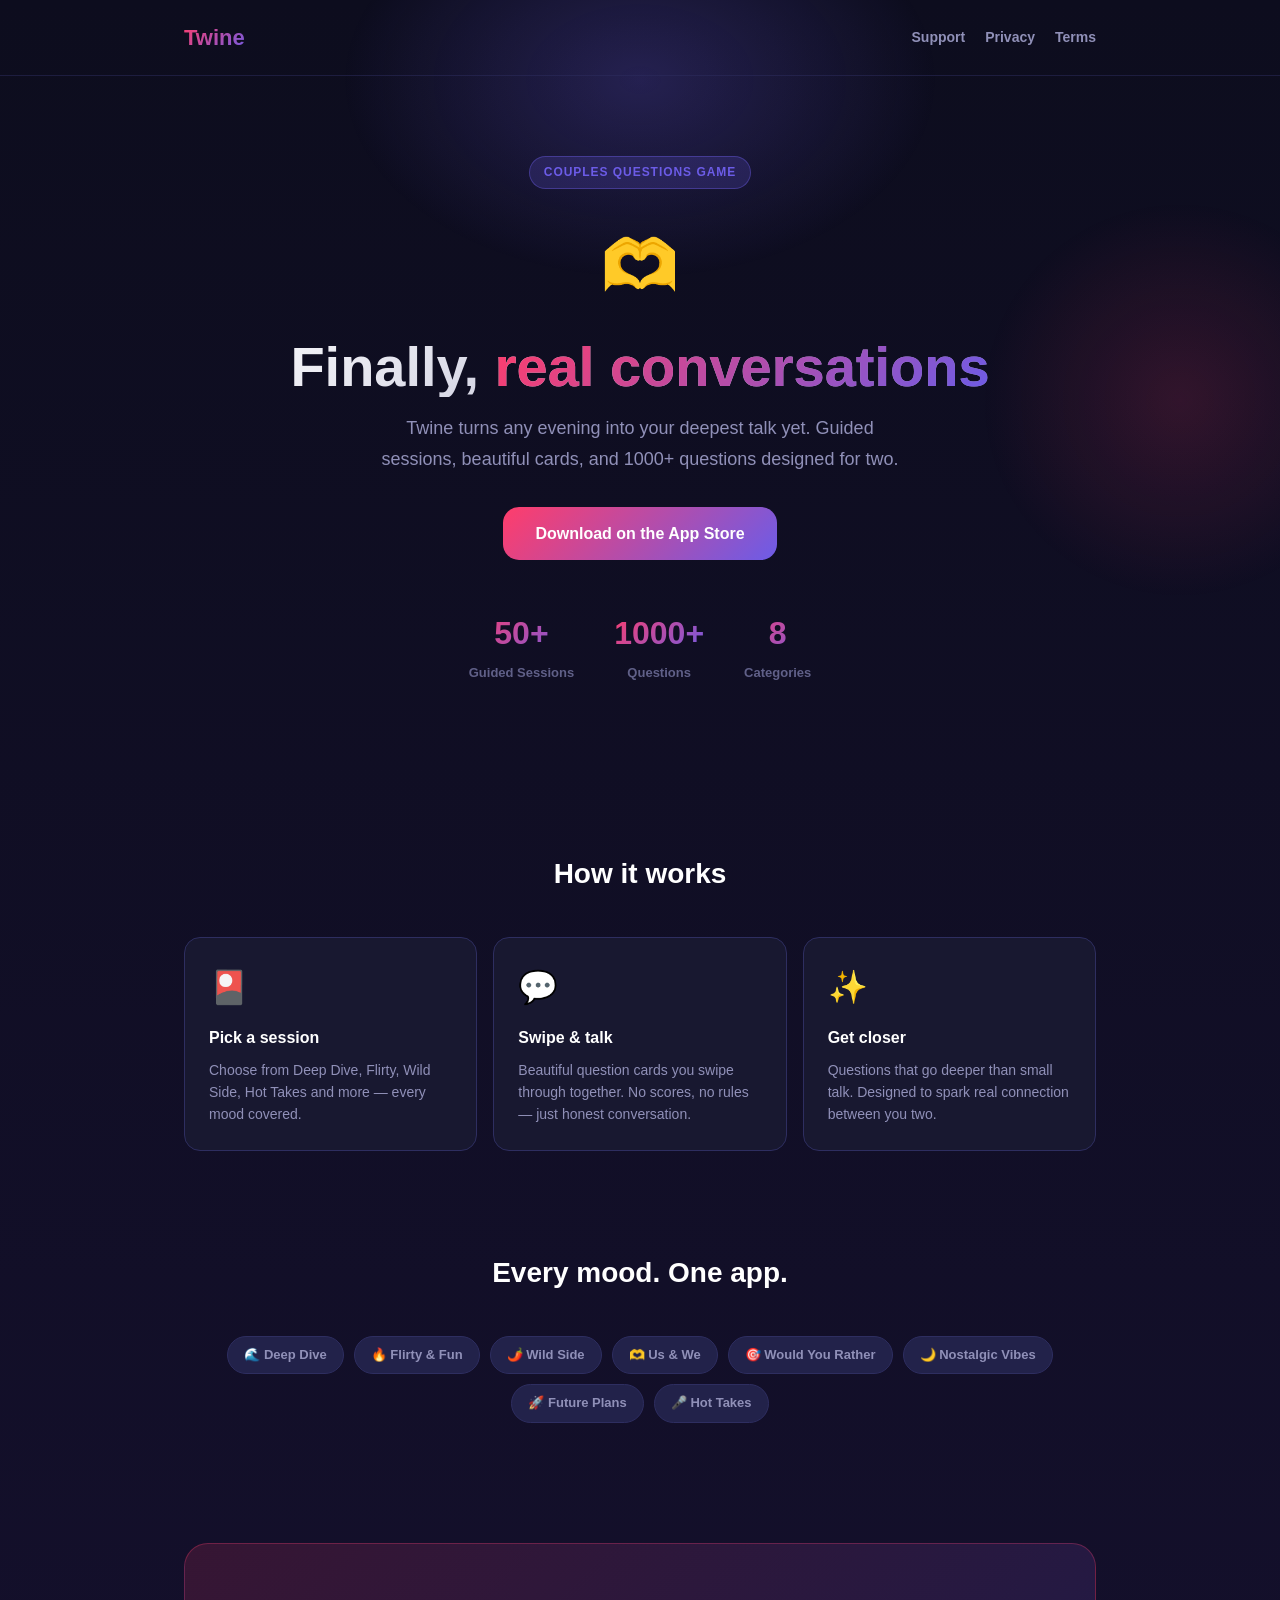
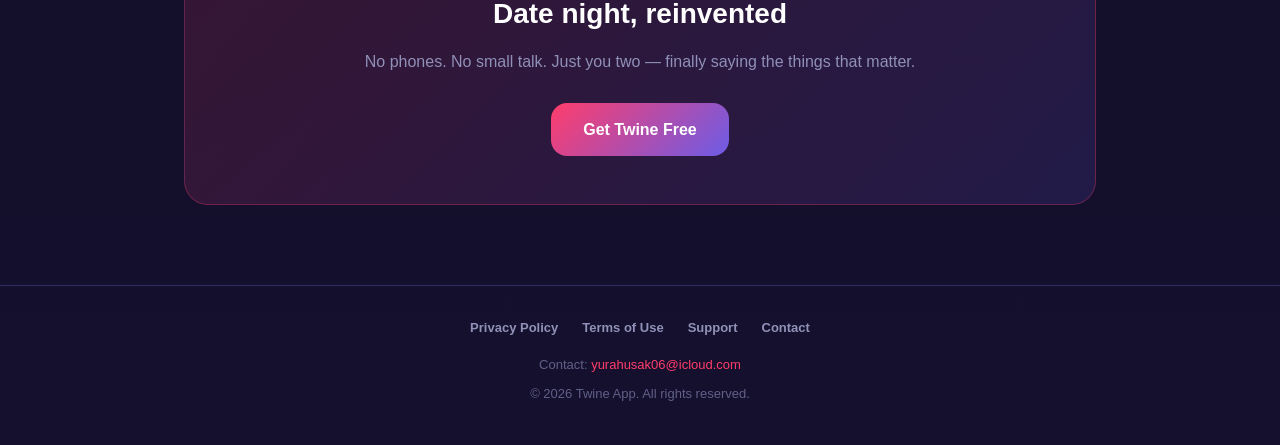
<file: index.html>
<!DOCTYPE html>
<html lang="en">
<head>
  <meta charset="UTF-8"/>
  <meta name="viewport" content="width=device-width, initial-scale=1.0"/>
  <meta name="description" content="Twine — a guided couples question game with 50+ sessions and 1000+ questions. Real conversations for two."/>
  <title>Twine — Couples Questions Game</title>
  <link rel="stylesheet" href="styles.css"/>
</head>
<body>
  <div class="glow"></div>

  <header>
    <div class="container header-inner">
      <a href="index.html" class="logo">Twine</a>
      <nav class="header-nav">
        <a href="support.html">Support</a>
        <a href="privacy-policy.html">Privacy</a>
        <a href="terms-of-use.html">Terms</a>
      </nav>
    </div>
  </header>

  <main>
    <section class="hero">
      <div class="container">
        <div class="badge">Couples Questions Game</div>
        <div class="hero-emoji">🫶</div>
        <h1>Finally, <span>real conversations</span></h1>
        <p>Twine turns any evening into your deepest talk yet. Guided sessions, beautiful cards, and 1000+ questions designed for two.</p>
        <a href="https://apps.apple.com/app/id6772506972" class="btn">Download on the App Store</a>

        <div class="stats">
          <div class="stat">
            <div class="stat-num">50+</div>
            <div class="stat-label">Guided Sessions</div>
          </div>
          <div class="stat">
            <div class="stat-num">1000+</div>
            <div class="stat-label">Questions</div>
          </div>
          <div class="stat">
            <div class="stat-num">8</div>
            <div class="stat-label">Categories</div>
          </div>
        </div>
      </div>
    </section>

    <section class="features">
      <div class="container">
        <h2 class="section-title">How it works</h2>
        <div class="feature-grid">
          <div class="feature-card">
            <div class="feature-icon">🎴</div>
            <h3>Pick a session</h3>
            <p>Choose from Deep Dive, Flirty, Wild Side, Hot Takes and more — every mood covered.</p>
          </div>
          <div class="feature-card">
            <div class="feature-icon">💬</div>
            <h3>Swipe &amp; talk</h3>
            <p>Beautiful question cards you swipe through together. No scores, no rules — just honest conversation.</p>
          </div>
          <div class="feature-card">
            <div class="feature-icon">✨</div>
            <h3>Get closer</h3>
            <p>Questions that go deeper than small talk. Designed to spark real connection between you two.</p>
          </div>
        </div>
      </div>
    </section>

    <section class="categories">
      <div class="container">
        <h2 class="section-title">Every mood. One app.</h2>
        <div class="category-pills">
          <span class="pill">🌊 Deep Dive</span>
          <span class="pill">🔥 Flirty &amp; Fun</span>
          <span class="pill">🌶️ Wild Side</span>
          <span class="pill">🫶 Us &amp; We</span>
          <span class="pill">🎯 Would You Rather</span>
          <span class="pill">🌙 Nostalgic Vibes</span>
          <span class="pill">🚀 Future Plans</span>
          <span class="pill">🎤 Hot Takes</span>
        </div>
      </div>
    </section>

    <section class="cta">
      <div class="container">
        <div class="cta-box">
          <h2>Date night, reinvented</h2>
          <p>No phones. No small talk. Just you two — finally saying the things that matter.</p>
          <a href="https://apps.apple.com/app/id6772506972" class="btn">Get Twine Free</a>
        </div>
      </div>
    </section>
  </main>

  <footer>
    <div class="container">
      <nav>
        <a href="privacy-policy.html">Privacy Policy</a>
        <a href="terms-of-use.html">Terms of Use</a>
        <a href="support.html">Support</a>
        <a href="mailto:yurahusak06@icloud.com">Contact</a>
      </nav>
      <p>Contact: <a href="mailto:yurahusak06@icloud.com">yurahusak06@icloud.com</a></p>
      <p>© 2026 Twine App. All rights reserved.</p>
    </div>
  </footer>
</body>
</html>
</file>
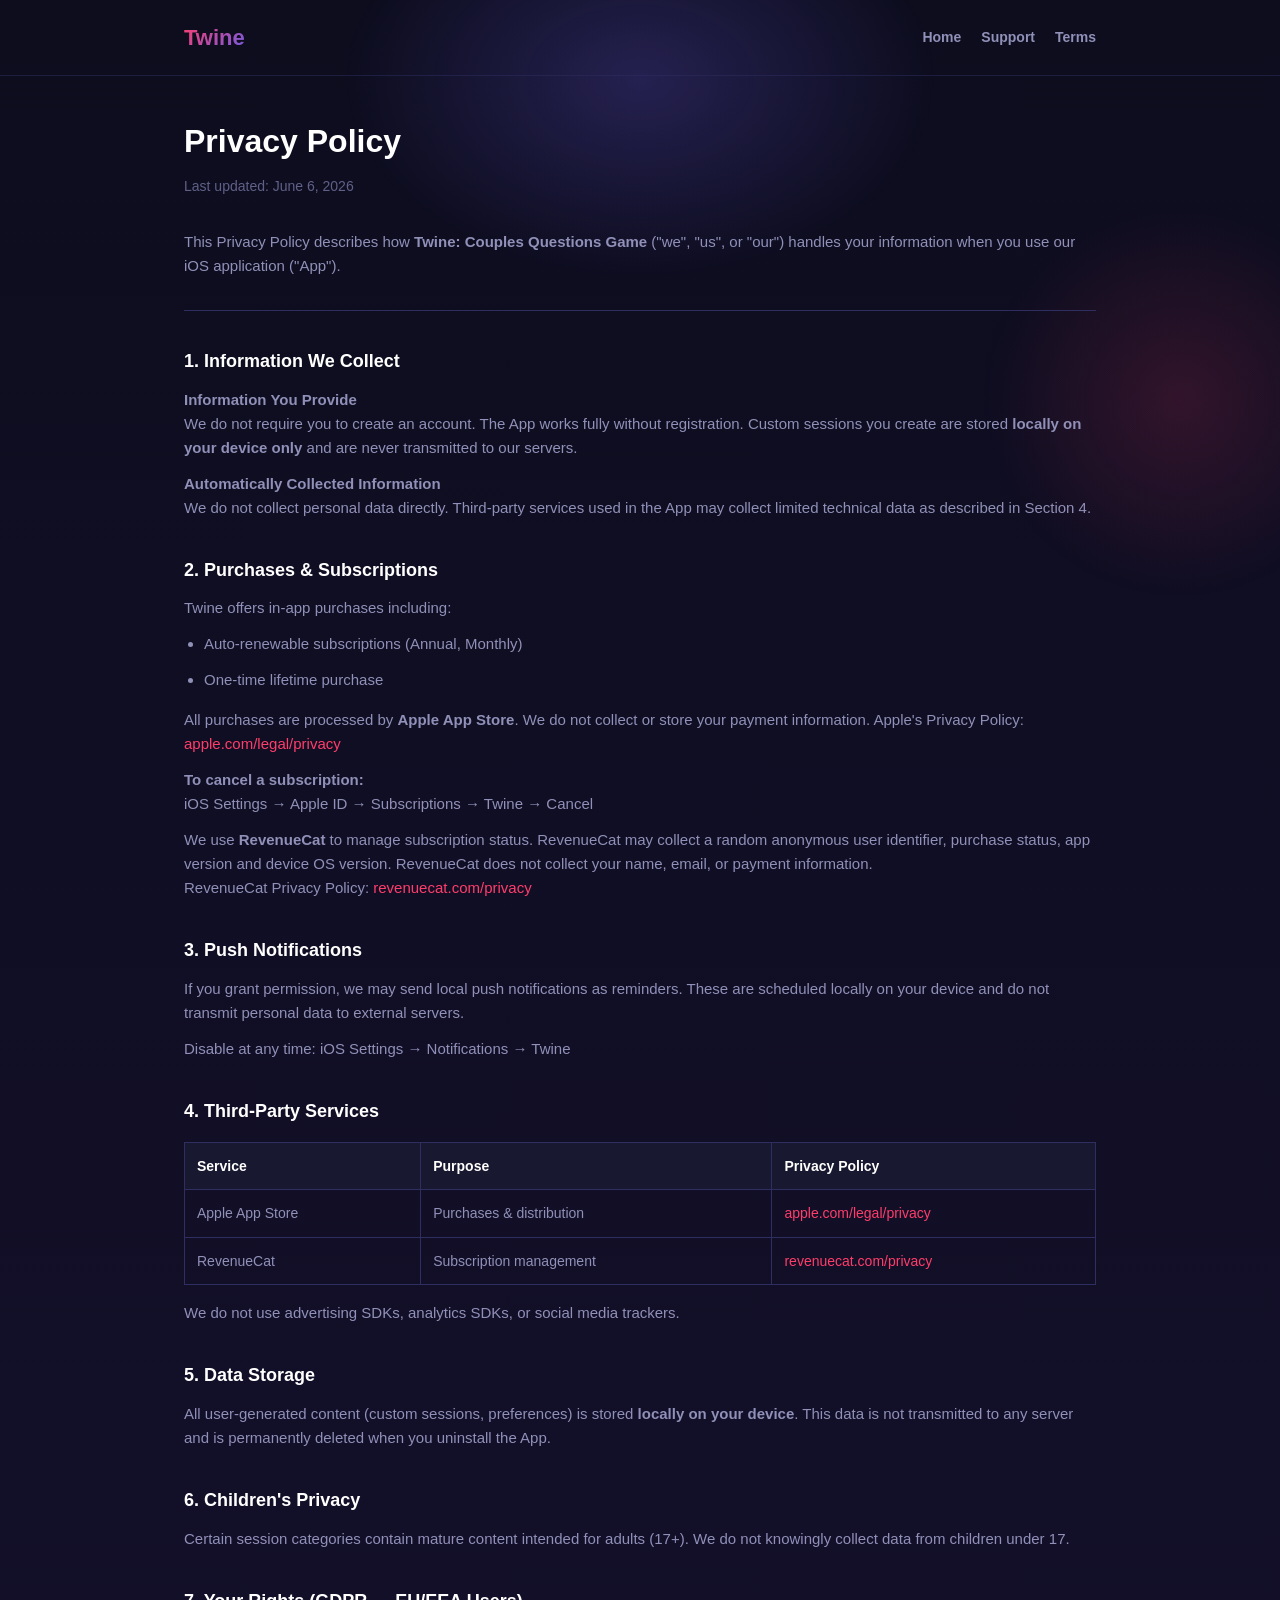
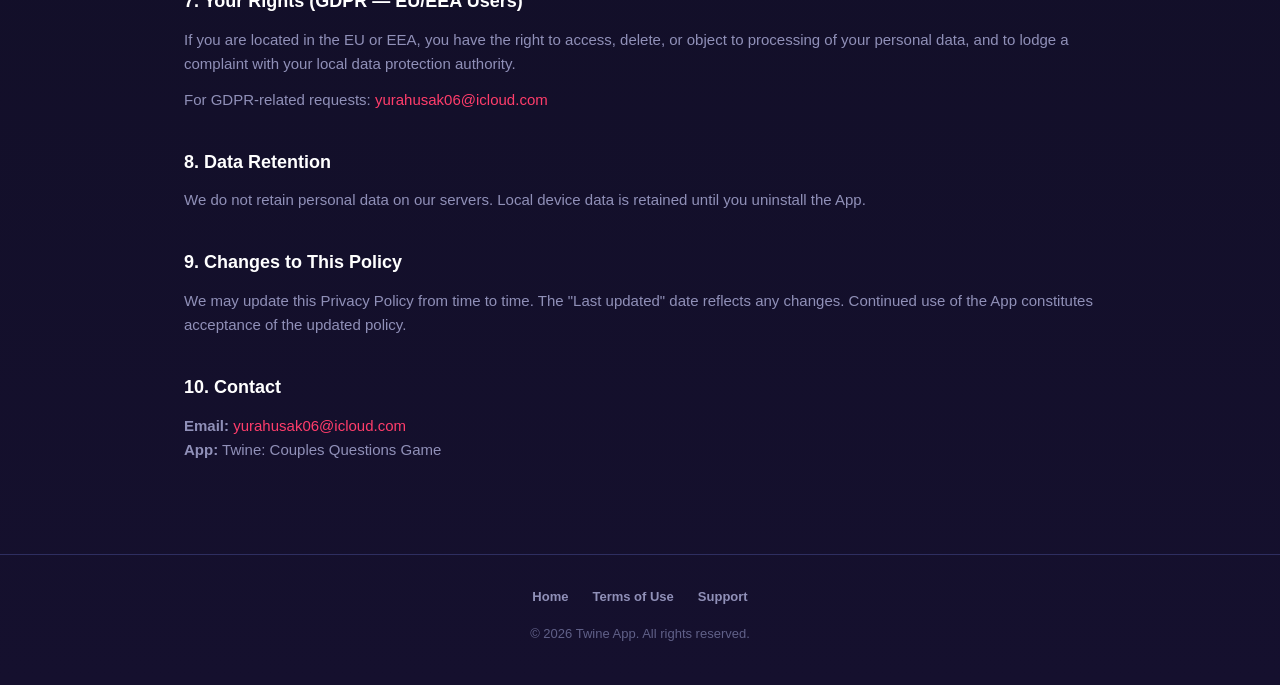
<file: privacy-policy.html>
<!DOCTYPE html>
<html lang="en">
<head>
  <meta charset="UTF-8"/>
  <meta name="viewport" content="width=device-width, initial-scale=1.0"/>
  <title>Privacy Policy — Twine</title>
  <link rel="stylesheet" href="styles.css"/>
</head>
<body>
  <div class="glow"></div>

  <header>
    <div class="container header-inner">
      <a href="index.html" class="logo">Twine</a>
      <nav class="header-nav">
        <a href="index.html">Home</a>
        <a href="support.html">Support</a>
        <a href="terms-of-use.html">Terms</a>
      </nav>
    </div>
  </header>

  <main class="legal-page">
    <div class="container">
      <h1>Privacy Policy</h1>
      <p class="updated">Last updated: June 6, 2026</p>

      <p>This Privacy Policy describes how <strong>Twine: Couples Questions Game</strong> ("we", "us", or "our") handles your information when you use our iOS application ("App").</p>

      <hr/>

      <h2>1. Information We Collect</h2>
      <p><strong>Information You Provide</strong><br/>We do not require you to create an account. The App works fully without registration. Custom sessions you create are stored <strong>locally on your device only</strong> and are never transmitted to our servers.</p>
      <p><strong>Automatically Collected Information</strong><br/>We do not collect personal data directly. Third-party services used in the App may collect limited technical data as described in Section 4.</p>

      <h2>2. Purchases &amp; Subscriptions</h2>
      <p>Twine offers in-app purchases including:</p>
      <ul>
        <li>Auto-renewable subscriptions (Annual, Monthly)</li>
        <li>One-time lifetime purchase</li>
      </ul>
      <p>All purchases are processed by <strong>Apple App Store</strong>. We do not collect or store your payment information. Apple's Privacy Policy: <a href="https://www.apple.com/legal/privacy">apple.com/legal/privacy</a></p>
      <p><strong>To cancel a subscription:</strong><br/>iOS Settings → Apple ID → Subscriptions → Twine → Cancel</p>
      <p>We use <strong>RevenueCat</strong> to manage subscription status. RevenueCat may collect a random anonymous user identifier, purchase status, app version and device OS version. RevenueCat does not collect your name, email, or payment information.<br/>
      RevenueCat Privacy Policy: <a href="https://www.revenuecat.com/privacy">revenuecat.com/privacy</a></p>

      <h2>3. Push Notifications</h2>
      <p>If you grant permission, we may send local push notifications as reminders. These are scheduled locally on your device and do not transmit personal data to external servers.</p>
      <p>Disable at any time: iOS Settings → Notifications → Twine</p>

      <h2>4. Third-Party Services</h2>
      <table>
        <tr><th>Service</th><th>Purpose</th><th>Privacy Policy</th></tr>
        <tr><td>Apple App Store</td><td>Purchases &amp; distribution</td><td><a href="https://www.apple.com/legal/privacy">apple.com/legal/privacy</a></td></tr>
        <tr><td>RevenueCat</td><td>Subscription management</td><td><a href="https://www.revenuecat.com/privacy">revenuecat.com/privacy</a></td></tr>
      </table>
      <p>We do not use advertising SDKs, analytics SDKs, or social media trackers.</p>

      <h2>5. Data Storage</h2>
      <p>All user-generated content (custom sessions, preferences) is stored <strong>locally on your device</strong>. This data is not transmitted to any server and is permanently deleted when you uninstall the App.</p>

      <h2>6. Children's Privacy</h2>
      <p>Certain session categories contain mature content intended for adults (17+). We do not knowingly collect data from children under 17.</p>

      <h2>7. Your Rights (GDPR — EU/EEA Users)</h2>
      <p>If you are located in the EU or EEA, you have the right to access, delete, or object to processing of your personal data, and to lodge a complaint with your local data protection authority.</p>
      <p>For GDPR-related requests: <a href="mailto:yurahusak06@icloud.com">yurahusak06@icloud.com</a></p>

      <h2>8. Data Retention</h2>
      <p>We do not retain personal data on our servers. Local device data is retained until you uninstall the App.</p>

      <h2>9. Changes to This Policy</h2>
      <p>We may update this Privacy Policy from time to time. The "Last updated" date reflects any changes. Continued use of the App constitutes acceptance of the updated policy.</p>

      <h2>10. Contact</h2>
      <p><strong>Email:</strong> <a href="mailto:yurahusak06@icloud.com">yurahusak06@icloud.com</a><br/>
      <strong>App:</strong> Twine: Couples Questions Game</p>
    </div>
  </main>

  <footer>
    <div class="container">
      <nav>
        <a href="index.html">Home</a>
        <a href="terms-of-use.html">Terms of Use</a>
        <a href="support.html">Support</a>
      </nav>
      <p>© 2026 Twine App. All rights reserved.</p>
    </div>
  </footer>
</body>
</html>
</file>
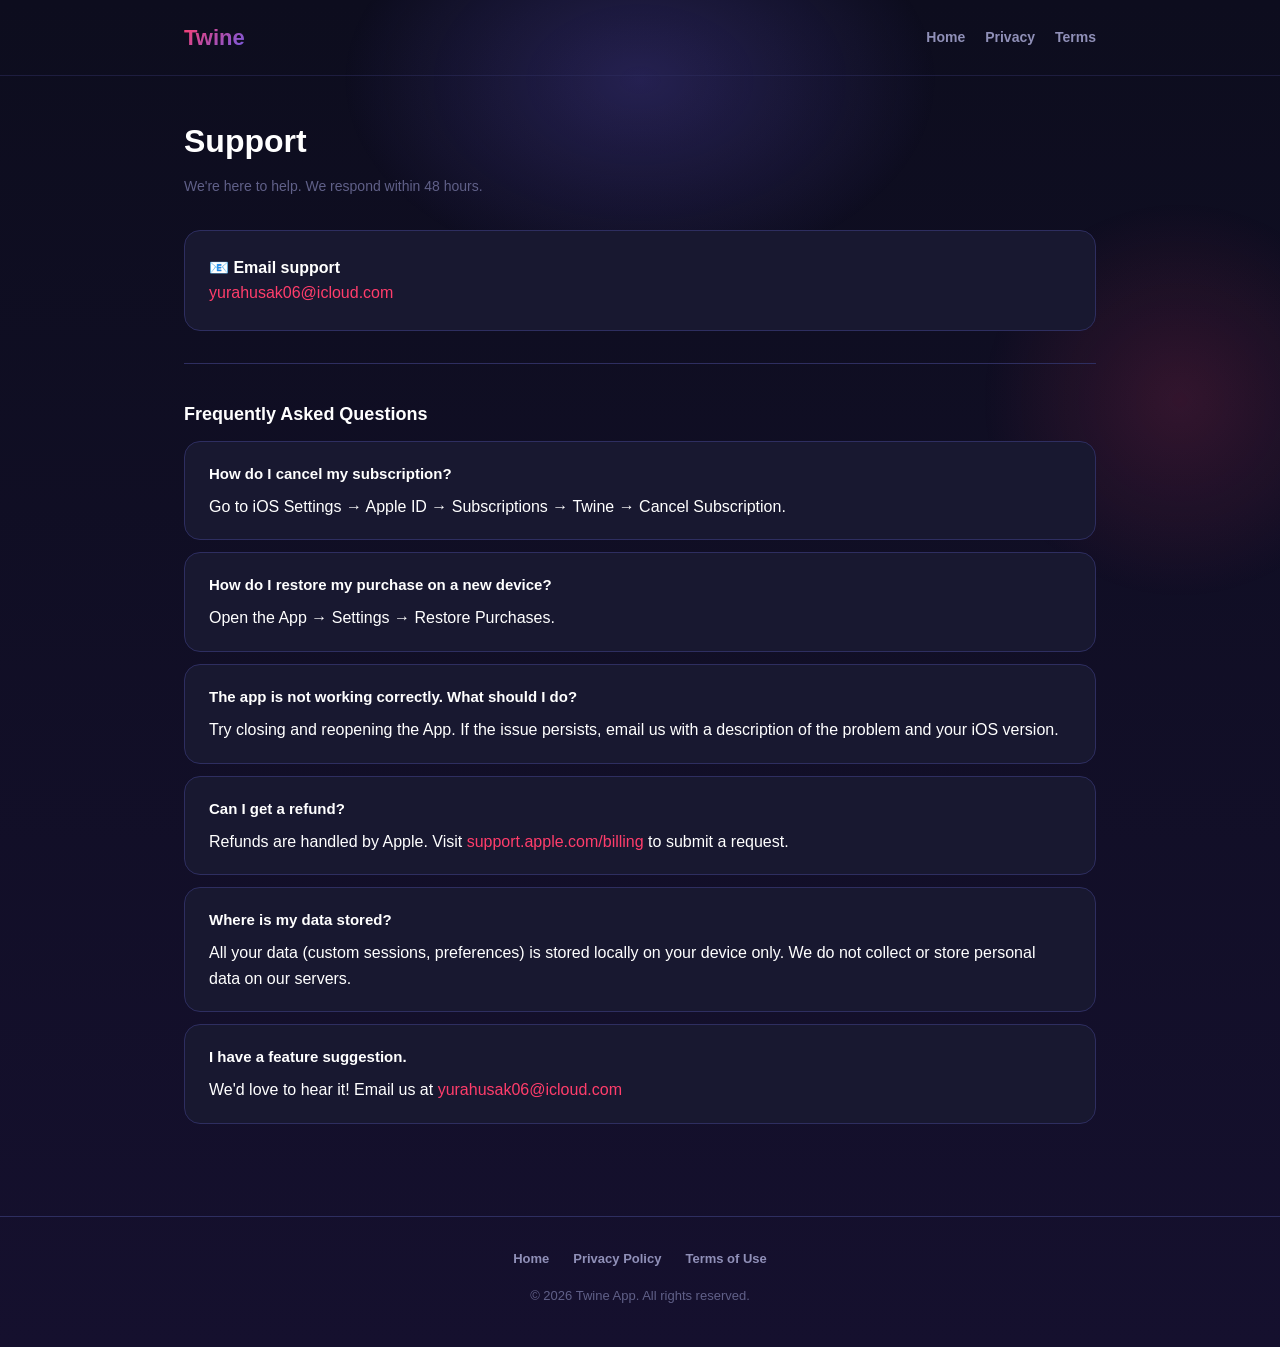
<file: support.html>
<!DOCTYPE html>
<html lang="en">
<head>
  <meta charset="UTF-8"/>
  <meta name="viewport" content="width=device-width, initial-scale=1.0"/>
  <title>Support — Twine</title>
  <link rel="stylesheet" href="styles.css"/>
</head>
<body>
  <div class="glow"></div>

  <header>
    <div class="container header-inner">
      <a href="index.html" class="logo">Twine</a>
      <nav class="header-nav">
        <a href="index.html">Home</a>
        <a href="privacy-policy.html">Privacy</a>
        <a href="terms-of-use.html">Terms</a>
      </nav>
    </div>
  </header>

  <main class="legal-page">
    <div class="container">
      <h1>Support</h1>
      <p class="updated">We're here to help. We respond within 48 hours.</p>

      <div class="contact-box">
        <strong>📧 Email support</strong><br/>
        <a href="mailto:yurahusak06@icloud.com">yurahusak06@icloud.com</a>
      </div>

      <hr/>

      <h2>Frequently Asked Questions</h2>

      <div class="faq-item">
        <strong>How do I cancel my subscription?</strong>
        Go to iOS Settings → Apple ID → Subscriptions → Twine → Cancel Subscription.
      </div>

      <div class="faq-item">
        <strong>How do I restore my purchase on a new device?</strong>
        Open the App → Settings → Restore Purchases.
      </div>

      <div class="faq-item">
        <strong>The app is not working correctly. What should I do?</strong>
        Try closing and reopening the App. If the issue persists, email us with a description of the problem and your iOS version.
      </div>

      <div class="faq-item">
        <strong>Can I get a refund?</strong>
        Refunds are handled by Apple. Visit <a href="https://support.apple.com/billing">support.apple.com/billing</a> to submit a request.
      </div>

      <div class="faq-item">
        <strong>Where is my data stored?</strong>
        All your data (custom sessions, preferences) is stored locally on your device only. We do not collect or store personal data on our servers.
      </div>

      <div class="faq-item">
        <strong>I have a feature suggestion.</strong>
        We'd love to hear it! Email us at <a href="mailto:yurahusak06@icloud.com">yurahusak06@icloud.com</a>
      </div>
    </div>
  </main>

  <footer>
    <div class="container">
      <nav>
        <a href="index.html">Home</a>
        <a href="privacy-policy.html">Privacy Policy</a>
        <a href="terms-of-use.html">Terms of Use</a>
      </nav>
      <p>© 2026 Twine App. All rights reserved.</p>
    </div>
  </footer>
</body>
</html>
</file>
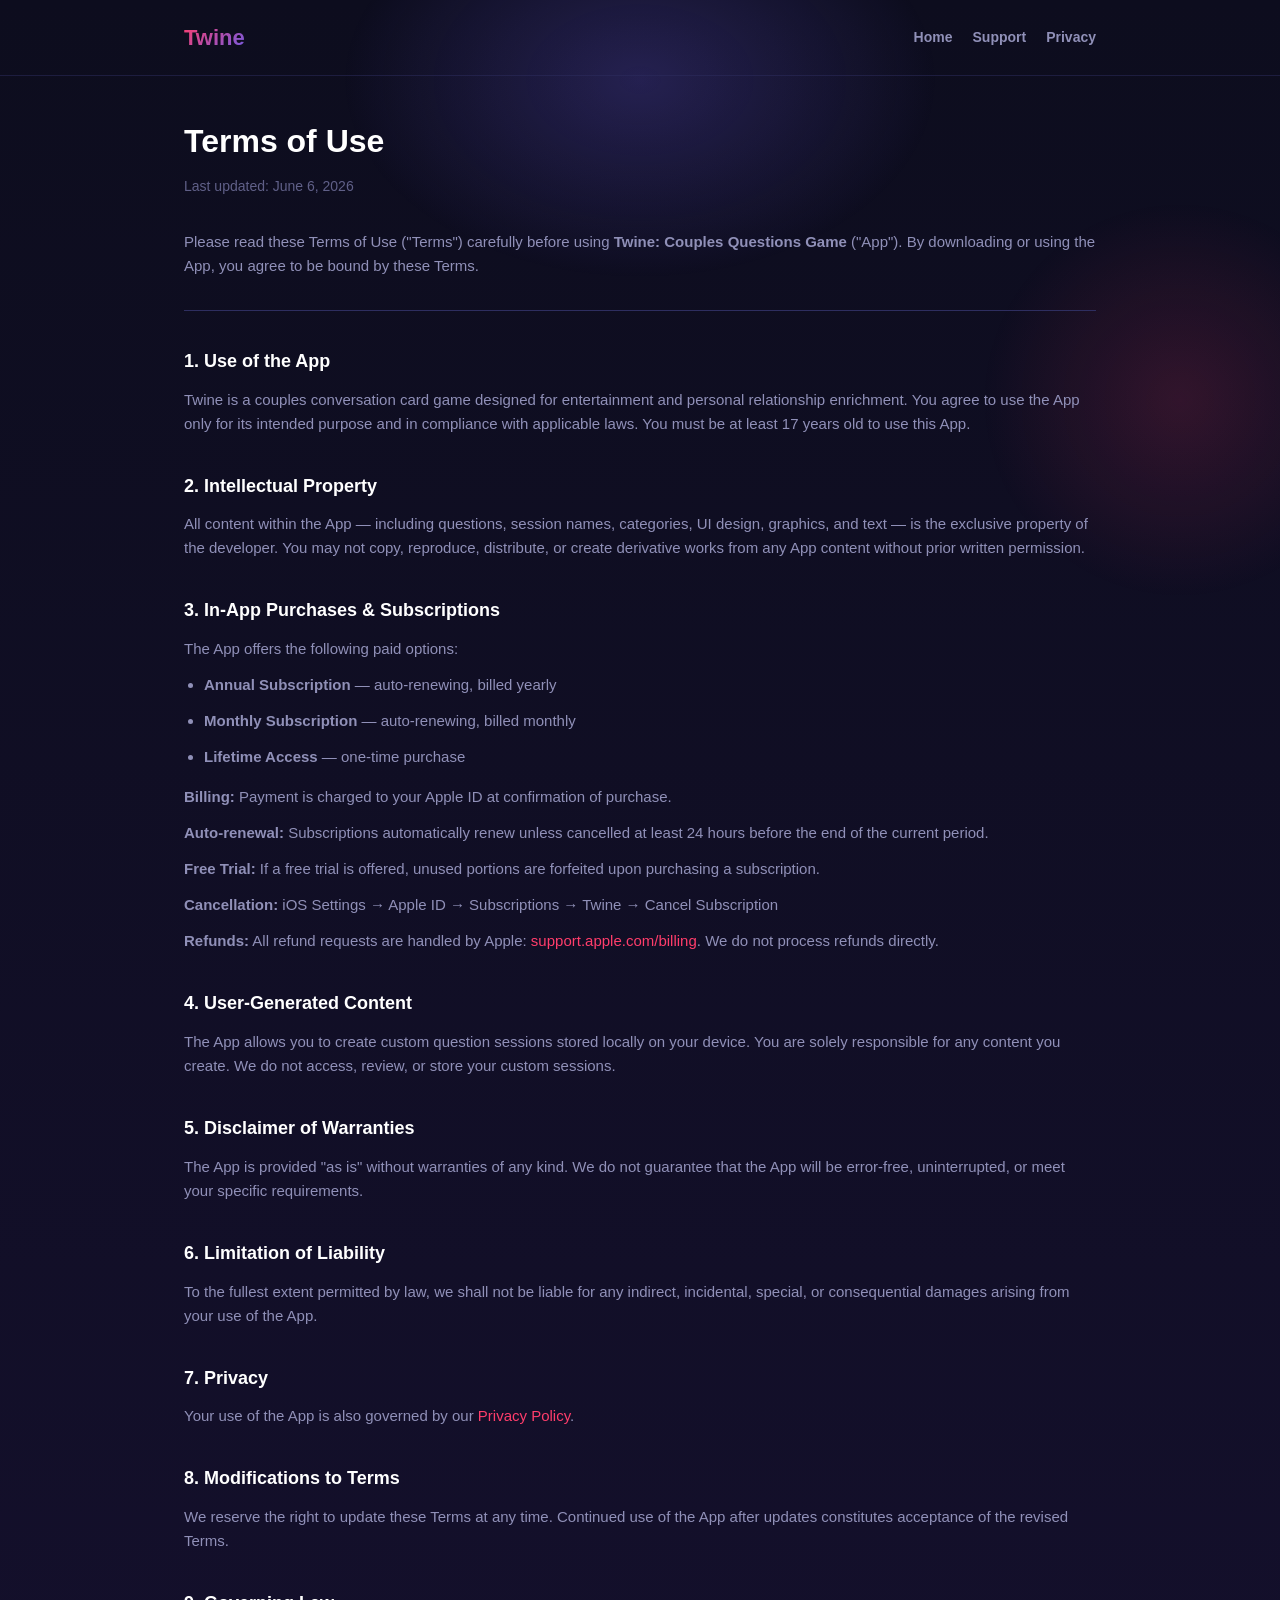
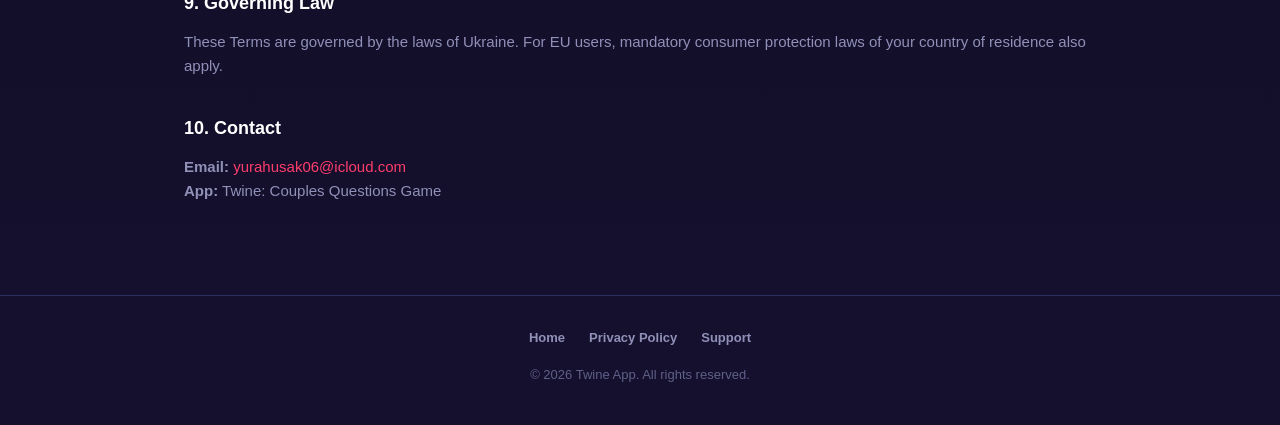
<file: terms-of-use.html>
<!DOCTYPE html>
<html lang="en">
<head>
  <meta charset="UTF-8"/>
  <meta name="viewport" content="width=device-width, initial-scale=1.0"/>
  <title>Terms of Use — Twine</title>
  <link rel="stylesheet" href="styles.css"/>
</head>
<body>
  <div class="glow"></div>

  <header>
    <div class="container header-inner">
      <a href="index.html" class="logo">Twine</a>
      <nav class="header-nav">
        <a href="index.html">Home</a>
        <a href="support.html">Support</a>
        <a href="privacy-policy.html">Privacy</a>
      </nav>
    </div>
  </header>

  <main class="legal-page">
    <div class="container">
      <h1>Terms of Use</h1>
      <p class="updated">Last updated: June 6, 2026</p>

      <p>Please read these Terms of Use ("Terms") carefully before using <strong>Twine: Couples Questions Game</strong> ("App"). By downloading or using the App, you agree to be bound by these Terms.</p>

      <hr/>

      <h2>1. Use of the App</h2>
      <p>Twine is a couples conversation card game designed for entertainment and personal relationship enrichment. You agree to use the App only for its intended purpose and in compliance with applicable laws. You must be at least 17 years old to use this App.</p>

      <h2>2. Intellectual Property</h2>
      <p>All content within the App — including questions, session names, categories, UI design, graphics, and text — is the exclusive property of the developer. You may not copy, reproduce, distribute, or create derivative works from any App content without prior written permission.</p>

      <h2>3. In-App Purchases &amp; Subscriptions</h2>
      <p>The App offers the following paid options:</p>
      <ul>
        <li><strong>Annual Subscription</strong> — auto-renewing, billed yearly</li>
        <li><strong>Monthly Subscription</strong> — auto-renewing, billed monthly</li>
        <li><strong>Lifetime Access</strong> — one-time purchase</li>
      </ul>
      <p><strong>Billing:</strong> Payment is charged to your Apple ID at confirmation of purchase.</p>
      <p><strong>Auto-renewal:</strong> Subscriptions automatically renew unless cancelled at least 24 hours before the end of the current period.</p>
      <p><strong>Free Trial:</strong> If a free trial is offered, unused portions are forfeited upon purchasing a subscription.</p>
      <p><strong>Cancellation:</strong> iOS Settings → Apple ID → Subscriptions → Twine → Cancel Subscription</p>
      <p><strong>Refunds:</strong> All refund requests are handled by Apple: <a href="https://support.apple.com/billing">support.apple.com/billing</a>. We do not process refunds directly.</p>

      <h2>4. User-Generated Content</h2>
      <p>The App allows you to create custom question sessions stored locally on your device. You are solely responsible for any content you create. We do not access, review, or store your custom sessions.</p>

      <h2>5. Disclaimer of Warranties</h2>
      <p>The App is provided "as is" without warranties of any kind. We do not guarantee that the App will be error-free, uninterrupted, or meet your specific requirements.</p>

      <h2>6. Limitation of Liability</h2>
      <p>To the fullest extent permitted by law, we shall not be liable for any indirect, incidental, special, or consequential damages arising from your use of the App.</p>

      <h2>7. Privacy</h2>
      <p>Your use of the App is also governed by our <a href="privacy-policy.html">Privacy Policy</a>.</p>

      <h2>8. Modifications to Terms</h2>
      <p>We reserve the right to update these Terms at any time. Continued use of the App after updates constitutes acceptance of the revised Terms.</p>

      <h2>9. Governing Law</h2>
      <p>These Terms are governed by the laws of Ukraine. For EU users, mandatory consumer protection laws of your country of residence also apply.</p>

      <h2>10. Contact</h2>
      <p><strong>Email:</strong> <a href="mailto:yurahusak06@icloud.com">yurahusak06@icloud.com</a><br/>
      <strong>App:</strong> Twine: Couples Questions Game</p>
    </div>
  </main>

  <footer>
    <div class="container">
      <nav>
        <a href="index.html">Home</a>
        <a href="privacy-policy.html">Privacy Policy</a>
        <a href="support.html">Support</a>
      </nav>
      <p>© 2026 Twine App. All rights reserved.</p>
    </div>
  </footer>
</body>
</html>
</file>
<file: styles.css>
:root {
  --bg: #0D0D1E;
  --bg2: #15102E;
  --surface: #181830;
  --surface-high: #22224A;
  --border: #2E2E60;
  --primary: #FF3D6B;
  --secondary: #6C5CE7;
  --accent: #FFB800;
  --success: #00D9A3;
  --text: #FFFFFF;
  --text-secondary: #9090B8;
  --text-tertiary: #606088;
  --radius: 16px;
  --radius-lg: 24px;
  --max-width: 960px;
}

* { box-sizing: border-box; margin: 0; padding: 0; }

html { scroll-behavior: smooth; }

body {
  font-family: -apple-system, BlinkMacSystemFont, "SF Pro Display", "Segoe UI", sans-serif;
  background: linear-gradient(180deg, var(--bg) 0%, var(--bg2) 100%);
  color: var(--text);
  line-height: 1.6;
  min-height: 100vh;
}

a { color: var(--primary); text-decoration: none; }
a:hover { opacity: 0.85; }

.container {
  max-width: var(--max-width);
  margin: 0 auto;
  padding: 0 24px;
}

/* Glow background */
.glow {
  position: fixed;
  inset: 0;
  pointer-events: none;
  z-index: 0;
  overflow: hidden;
}
.glow::before {
  content: "";
  position: absolute;
  top: -120px;
  left: 50%;
  transform: translateX(-50%);
  width: 600px;
  height: 400px;
  background: radial-gradient(ellipse, rgba(108, 92, 231, 0.25) 0%, transparent 70%);
}
.glow::after {
  content: "";
  position: absolute;
  top: 200px;
  right: -100px;
  width: 400px;
  height: 400px;
  background: radial-gradient(ellipse, rgba(255, 61, 107, 0.15) 0%, transparent 70%);
}

/* Header */
header {
  position: relative;
  z-index: 1;
  padding: 20px 0;
  border-bottom: 1px solid rgba(46, 46, 96, 0.5);
}
.header-inner {
  display: flex;
  align-items: center;
  justify-content: space-between;
  gap: 16px;
}
.logo {
  font-size: 22px;
  font-weight: 900;
  background: linear-gradient(135deg, var(--primary), var(--secondary));
  -webkit-background-clip: text;
  -webkit-text-fill-color: transparent;
  background-clip: text;
}
nav.header-nav {
  display: flex;
  gap: 20px;
  flex-wrap: wrap;
}
nav.header-nav a {
  color: var(--text-secondary);
  font-size: 14px;
  font-weight: 600;
}
nav.header-nav a:hover { color: var(--text); }

/* Hero */
.hero {
  position: relative;
  z-index: 1;
  padding: 80px 0 60px;
  text-align: center;
}
.hero-emoji { font-size: 64px; margin-bottom: 20px; }
.hero h1 {
  font-size: clamp(36px, 6vw, 56px);
  font-weight: 900;
  line-height: 1.1;
  margin-bottom: 16px;
  background: linear-gradient(135deg, #fff 0%, var(--text-secondary) 100%);
  -webkit-background-clip: text;
  -webkit-text-fill-color: transparent;
  background-clip: text;
}
.hero h1 span {
  background: linear-gradient(135deg, var(--primary), var(--secondary));
  -webkit-background-clip: text;
  -webkit-text-fill-color: transparent;
  background-clip: text;
}
.hero p {
  font-size: 18px;
  color: var(--text-secondary);
  max-width: 520px;
  margin: 0 auto 32px;
  line-height: 1.7;
}
.badge {
  display: inline-block;
  background: rgba(108, 92, 231, 0.2);
  border: 1px solid rgba(108, 92, 231, 0.4);
  color: var(--secondary);
  font-size: 12px;
  font-weight: 700;
  letter-spacing: 0.08em;
  text-transform: uppercase;
  padding: 6px 14px;
  border-radius: 100px;
  margin-bottom: 24px;
}

/* Stats */
.stats {
  display: flex;
  justify-content: center;
  gap: 40px;
  flex-wrap: wrap;
  margin: 48px 0;
}
.stat { text-align: center; }
.stat-num {
  font-size: 32px;
  font-weight: 900;
  background: linear-gradient(135deg, var(--primary), var(--secondary));
  -webkit-background-clip: text;
  -webkit-text-fill-color: transparent;
  background-clip: text;
}
.stat-label {
  font-size: 13px;
  color: var(--text-tertiary);
  font-weight: 600;
  margin-top: 4px;
}

/* Features */
.features {
  position: relative;
  z-index: 1;
  padding: 60px 0;
}
.section-title {
  text-align: center;
  font-size: 28px;
  font-weight: 800;
  margin-bottom: 40px;
}
.feature-grid {
  display: grid;
  grid-template-columns: repeat(auto-fit, minmax(260px, 1fr));
  gap: 16px;
}
.feature-card {
  background: var(--surface);
  border: 1px solid var(--border);
  border-radius: var(--radius);
  padding: 24px;
  transition: transform 0.2s, border-color 0.2s;
}
.feature-card:hover {
  transform: translateY(-2px);
  border-color: rgba(255, 61, 107, 0.4);
}
.feature-icon { font-size: 32px; margin-bottom: 12px; }
.feature-card h3 {
  font-size: 16px;
  font-weight: 700;
  margin-bottom: 8px;
}
.feature-card p {
  font-size: 14px;
  color: var(--text-secondary);
  line-height: 1.6;
}

/* Categories */
.categories {
  position: relative;
  z-index: 1;
  padding: 40px 0 60px;
}
.category-pills {
  display: flex;
  flex-wrap: wrap;
  gap: 10px;
  justify-content: center;
}
.pill {
  background: var(--surface-high);
  border: 1px solid var(--border);
  border-radius: 100px;
  padding: 8px 16px;
  font-size: 13px;
  font-weight: 600;
  color: var(--text-secondary);
}

/* CTA */
.cta {
  position: relative;
  z-index: 1;
  padding: 60px 0 80px;
  text-align: center;
}
.cta-box {
  background: linear-gradient(135deg, rgba(255, 61, 107, 0.15), rgba(108, 92, 231, 0.15));
  border: 1px solid rgba(255, 61, 107, 0.3);
  border-radius: var(--radius-lg);
  padding: 48px 32px;
}
.cta-box h2 {
  font-size: 28px;
  font-weight: 800;
  margin-bottom: 12px;
}
.cta-box p {
  color: var(--text-secondary);
  margin-bottom: 28px;
  font-size: 16px;
}
.btn {
  display: inline-block;
  background: linear-gradient(135deg, var(--primary), var(--secondary));
  color: white;
  font-size: 16px;
  font-weight: 700;
  padding: 14px 32px;
  border-radius: var(--radius);
  transition: opacity 0.2s, transform 0.2s;
}
.btn:hover { opacity: 0.9; transform: scale(1.02); color: white; }

/* Legal pages */
.legal-page {
  position: relative;
  z-index: 1;
  padding: 40px 0 80px;
}
.legal-page h1 {
  font-size: 32px;
  font-weight: 900;
  margin-bottom: 8px;
}
.legal-page .updated {
  color: var(--text-tertiary);
  font-size: 14px;
  margin-bottom: 32px;
}
.legal-page h2 {
  font-size: 18px;
  font-weight: 700;
  margin: 36px 0 12px;
  color: var(--text);
}
.legal-page p, .legal-page li {
  color: var(--text-secondary);
  margin-bottom: 12px;
  font-size: 15px;
}
.legal-page ul { padding-left: 20px; margin-bottom: 16px; }
.legal-page hr {
  border: none;
  border-top: 1px solid var(--border);
  margin: 32px 0;
}
.legal-page table {
  width: 100%;
  border-collapse: collapse;
  margin: 16px 0;
  font-size: 14px;
}
.legal-page th, .legal-page td {
  text-align: left;
  padding: 12px;
  border: 1px solid var(--border);
  color: var(--text-secondary);
}
.legal-page th {
  background: var(--surface);
  color: var(--text);
  font-weight: 700;
}
.contact-box {
  background: var(--surface);
  border: 1px solid var(--border);
  border-radius: var(--radius);
  padding: 24px;
  margin: 24px 0;
}
.faq-item {
  background: var(--surface);
  border: 1px solid var(--border);
  border-radius: var(--radius);
  padding: 20px 24px;
  margin-bottom: 12px;
}
.faq-item strong {
  display: block;
  color: var(--text);
  margin-bottom: 8px;
  font-size: 15px;
}

/* Footer */
footer {
  position: relative;
  z-index: 1;
  border-top: 1px solid var(--border);
  padding: 32px 0;
  text-align: center;
}
footer p {
  color: var(--text-tertiary);
  font-size: 13px;
  margin-bottom: 8px;
}
footer nav {
  display: flex;
  justify-content: center;
  gap: 24px;
  flex-wrap: wrap;
  margin-bottom: 16px;
}
footer nav a {
  color: var(--text-secondary);
  font-size: 13px;
  font-weight: 600;
}

@media (max-width: 600px) {
  .hero { padding: 48px 0 40px; }
  .stats { gap: 24px; }
  nav.header-nav { display: none; }
}
</file>
